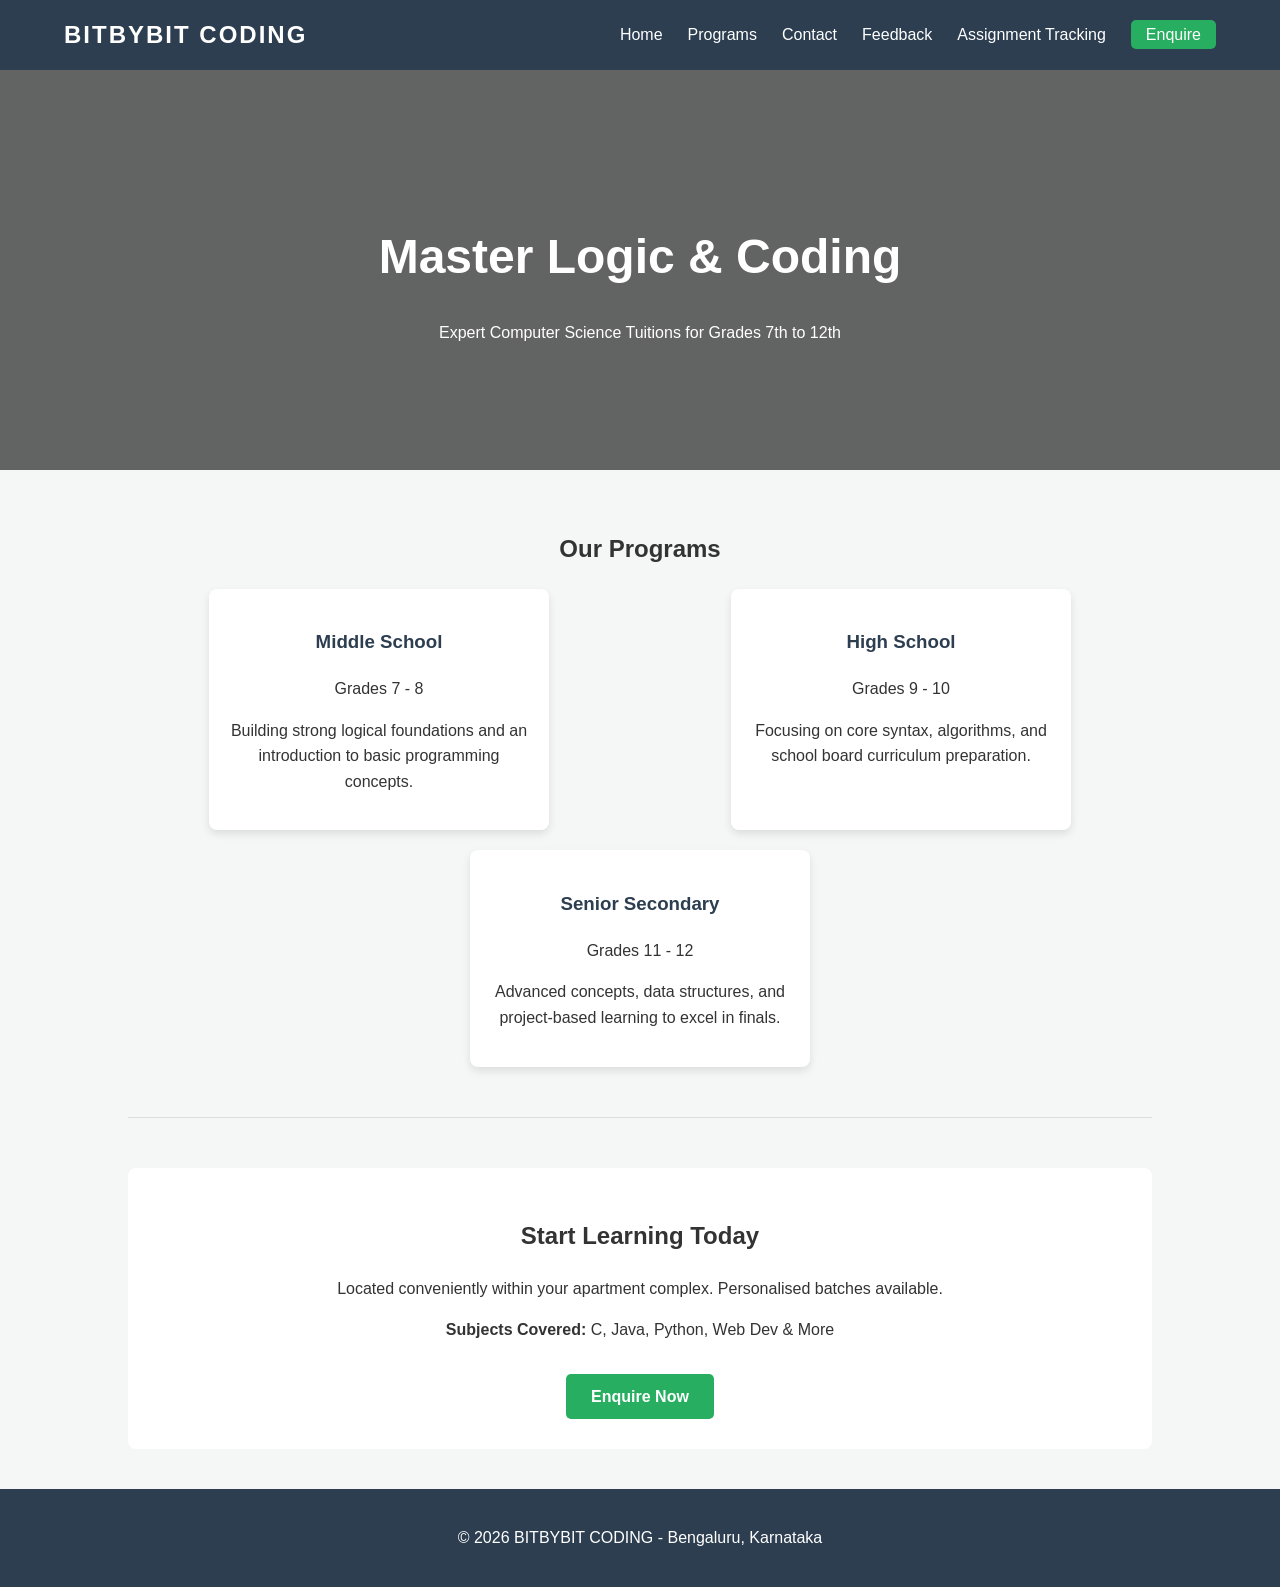
<file: index.html>
<!DOCTYPE html>
<html lang="en">
<head>
    <meta charset="UTF-8">
    <meta name="viewport" content="width=device-width, initial-scale=1.0">
    <title> BitByBit Coding | Computer Science Tuitions</title>
    <link rel="stylesheet" href="style.css">
    <link rel="stylesheet" href="../GlobalStyles.css">
</head>
<body>
    <header>
        <div class="nav-container">
            <div class="logo">BITBYBIT CODING</div>
            <nav>
                <ul class="nav-links">
                    <li><a href="#" target="_blank">Home</a></li>
                    <li><a href="#programs" target="_blank">Programs</a></li>
                    <li><a href="../Contact/contact.html" target="_blank">Contact</a></li>
                    <li><a href="../Feedback/feedback.html" target="_blank">Feedback</a></li>
                    <li><a href="../AssgnmntTrcker/assignments.html" target="_blank">Assignment Tracking</a></li>
                    <li><a href="https://wa.me/919901116718" class="nav-btn" target="_blank">Enquire</a></li>
                </ul>
            </nav>
        </div>
    </header>
    <section class="hero">
        <h1>Master Logic &amp; Coding</h1>
        <p>Expert Computer Science Tuitions for Grades 7th to 12th</p>
    </section>
    <div class="container">
        <h2 style="text-align: center;">Our Programs</h2>
        <div class="curriculum">
            <div class="card">
                <h3>Middle School</h3>
                <p>Grades 7 - 8</p>
                <p>Building strong logical foundations and an introduction to basic programming concepts.</p>
            </div>
            <div class="card">
                <h3>High School</h3>
                <p>Grades 9 - 10</p>
                <p>Focusing on core syntax, algorithms, and school board curriculum preparation.</p>
            </div>
            <div class="card">
                <h3>Senior Secondary</h3>
                <p>Grades 11 - 12</p>
                <p>Advanced concepts, data structures, and project-based learning to excel in finals.</p>
            </div>
        </div>
        <hr style="margin: 50px 0; border: 0; border-top: 1px solid #ddd;">
        <section class="contact" id="contact">
            <h2>Start Learning Today</h2>
            <p>Located conveniently within your apartment complex. Personalised batches available.</p>
            <p><strong>Subjects Covered:</strong> C, Java, Python, Web Dev &amp; More</p>
            <a href="https://wa.me/919901116718" class="btn">Enquire Now</a>
        </section>
    </div>
    <footer>
        <p>&copy; 2026 BITBYBIT CODING - Bengaluru, Karnataka</p>
    </footer>
</body>
</html>
</file>
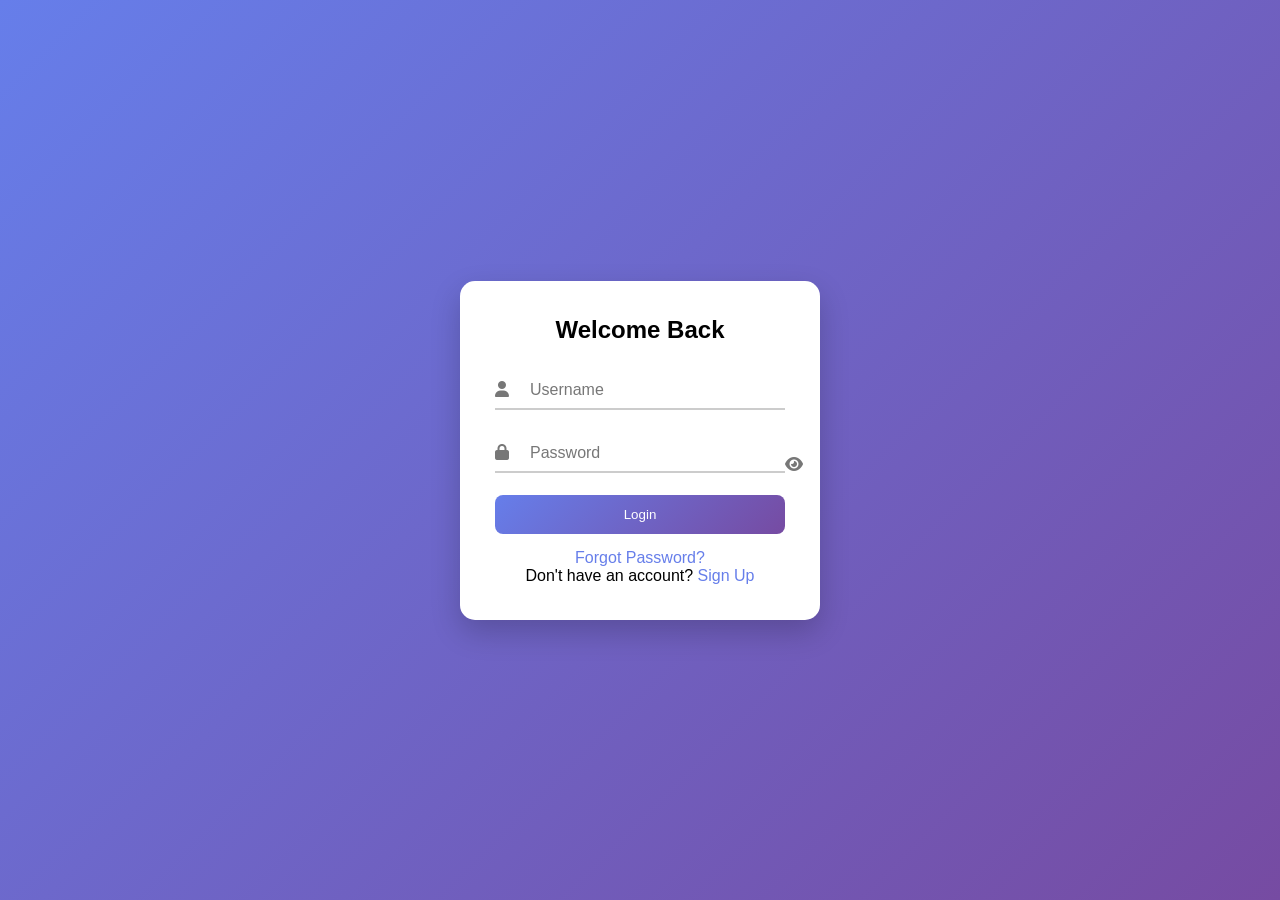
<file: Login Page/index.html>
<!DOCTYPE html>
<html lang="en">
<head>
<meta charset="UTF-8">
<meta name="viewport" content="width=device-width, initial-scale=1.0">
<title>Login</title>

<link rel="stylesheet" href="login.css">

<!-- Font Awesome for icons -->
<link rel="stylesheet" href="https://cdnjs.cloudflare.com/ajax/libs/font-awesome/6.5.0/css/all.min.css">
</head>

<body>

<div class="container">
    <h2>Welcome Back</h2>

    <form id="loginForm">
        <div class="input-box">
            <i class="fa fa-user"></i>
            <input type="text" id="username" required>
            <label>Username</label>
        </div>

        <div class="input-box password-box">
            <i class="fa fa-lock"></i>
            <input type="password" id="password" required>
            <label>Password</label>

            <span class="toggle-password" id="togglePassword">
                <i class="fa fa-eye"></i>
            </span>
        </div>

        <button type="submit" class="btn">Login</button>

        <div class="extra">
            <p id="message"></p>
            <p><a href="forgot.html">Forgot Password?</a></p>
            <p>Don't have an account? <a href="signup.html">Sign Up</a></p>
        </div>
    </form>
</div>

<script src="login.js"></script>
</body>
</html>
</file>
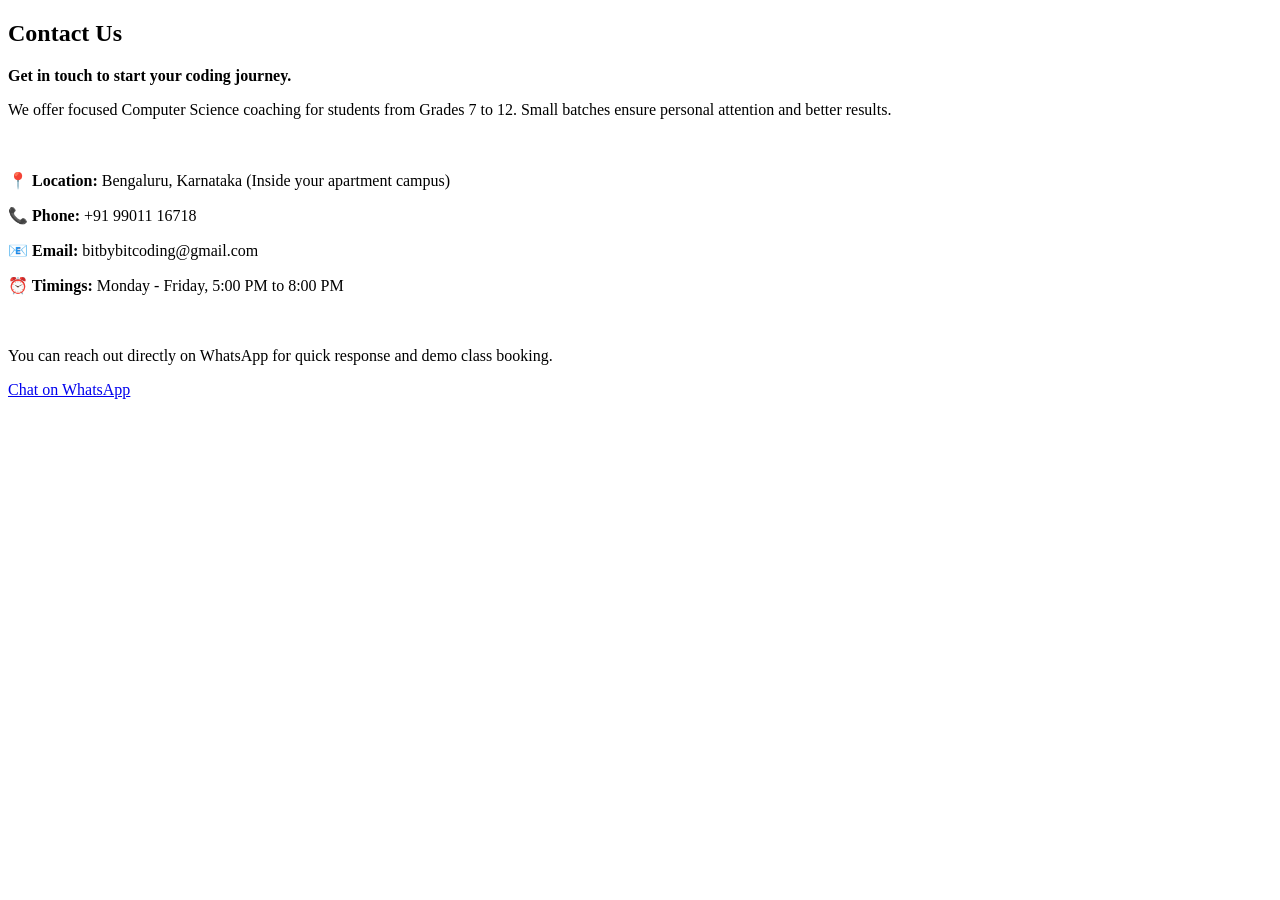
<file: Contact/contact.html>
<!DOCTYPE HTML>
<html>
  <head>
    <title> BitByBit Coding | Contact </title>
    <link rel="stylesheet" href="contact.css">
  </head>
  <body>
    <section class="contact" id="contact">
    <h2>Contact Us</h2>

    <p><strong>Get in touch to start your coding journey.</strong></p>

    <p>
        We offer focused Computer Science coaching for students from Grades 7 to 12. 
        Small batches ensure personal attention and better results.
    </p>

    <div class="contact-info">
        <p><strong>📍 Location:</strong> Bengaluru, Karnataka (Inside your apartment campus)</p>
        <p><strong>📞 Phone:</strong> +91 99011 16718</p>
        <p><strong>📧 Email:</strong> bitbybitcoding@gmail.com</p>
        <p><strong>⏰ Timings:</strong> Monday - Friday, 5:00 PM to 8:00 PM</p>
    </div>

    <p>
        You can reach out directly on WhatsApp for quick response and demo class booking.
    </p>

    <a href="https://wa.me/919901116718" class="btn">Chat on WhatsApp</a>
</section>
  </body>
</html>
</file>
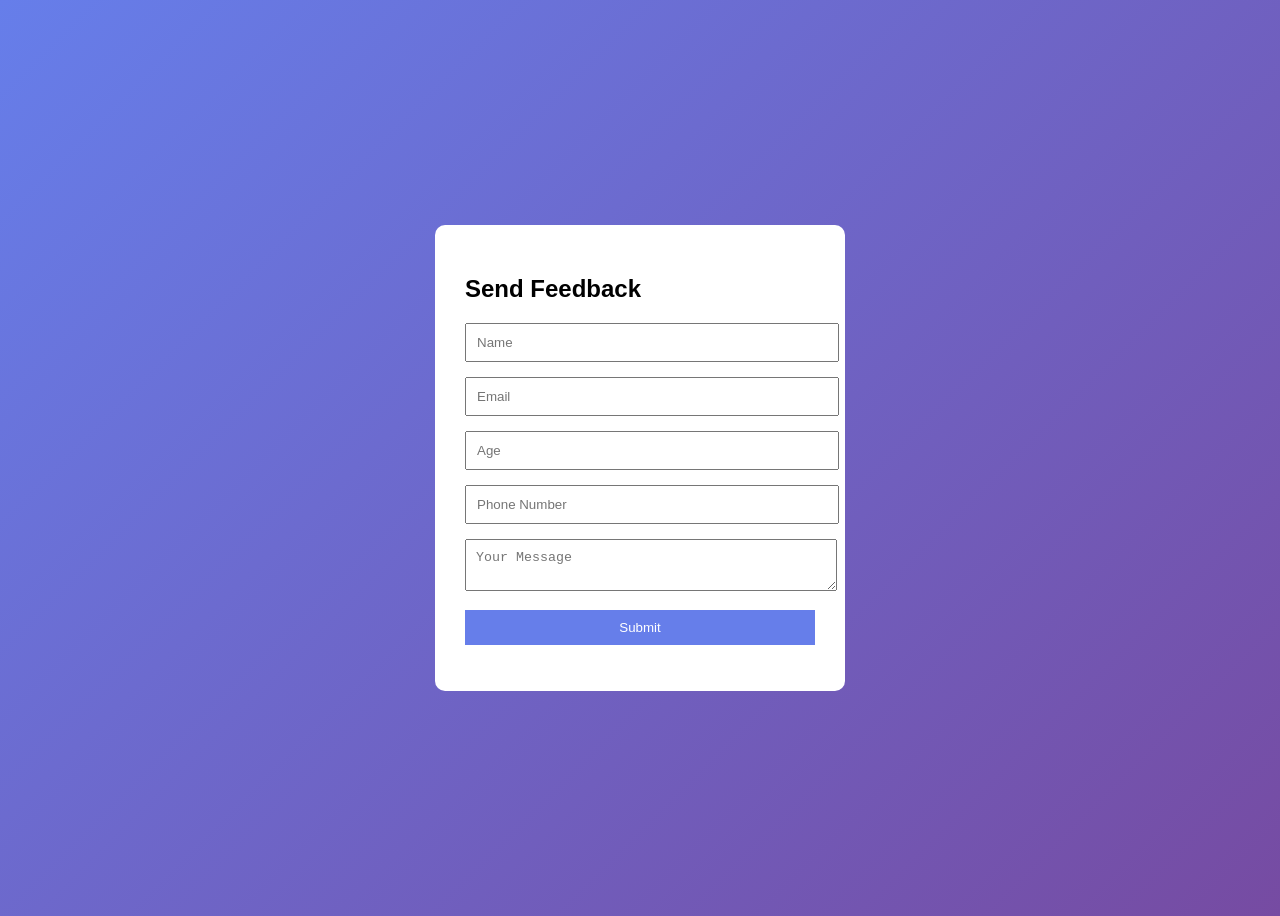
<file: Feedback/feedback.html>
<!DOCTYPE html>
<html lang="en">
<head>
    <meta charset="UTF-8">
    <meta name="viewport" content="width=device-width, initial-scale=1.0">
    <title>Feedback</title>
    <link rel="stylesheet" href="feedback.css">
</head>
<body>
<div class="container">
    <h2>Send Feedback</h2>
    <form id="feedbackForm" name="FeedbackForm" action="feedback.php" method="post">
        <input type="text" id="name" placeholder="Name" required>
        <input type="email" id="email" placeholder="Email" required>
        <input type="number" id="age" placeholder="Age" required>
        <input type="text" id="phone" placeholder="Phone Number" required>
        <textarea id="message" placeholder="Your Message" required></textarea>
        <button type="submit">Submit</button>
        <p id="response"></p>
    </form>
</div>
<script src="feedback.js"></script>
</body>
</html>
</file>
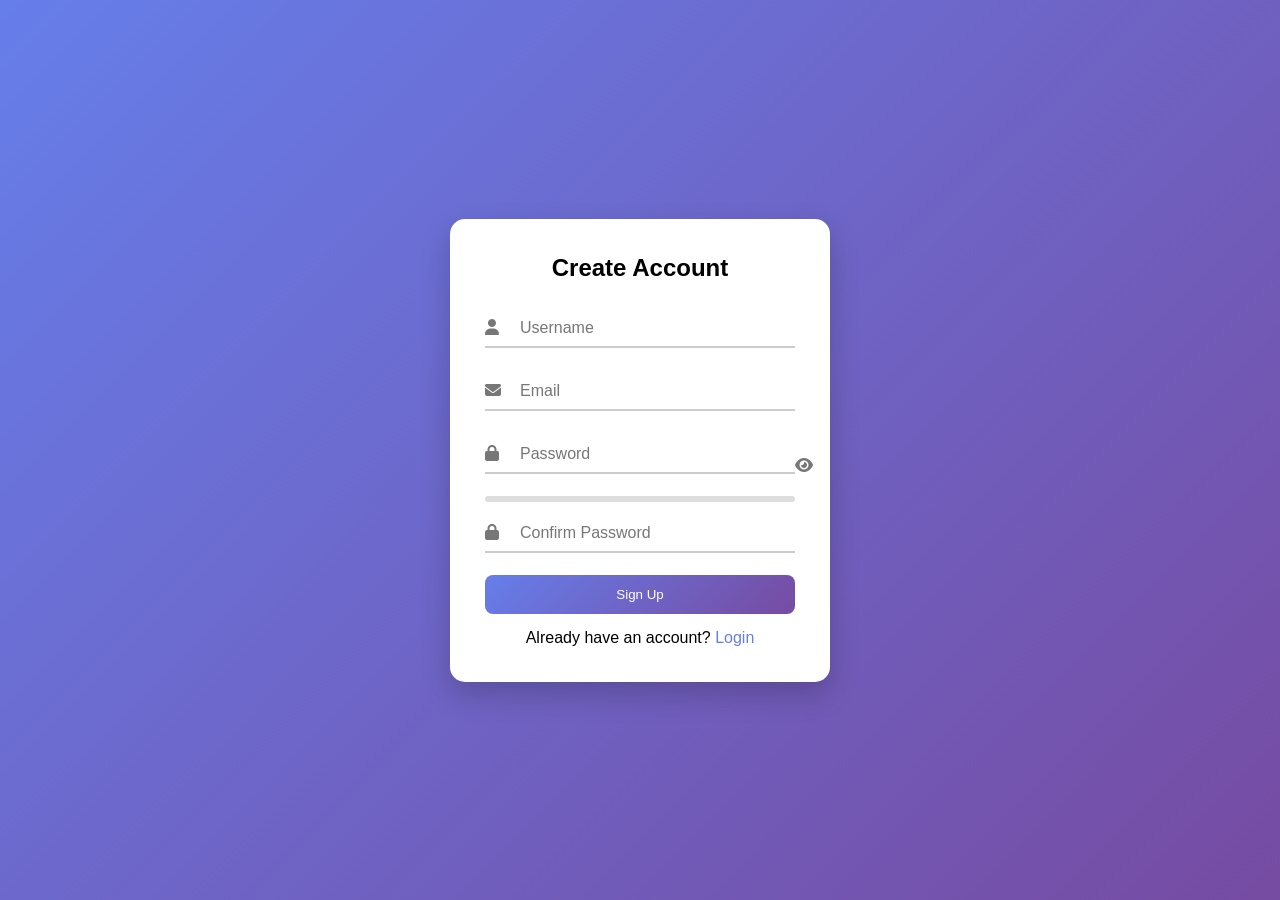
<file: Sign-Up Page/signup.html>
<!DOCTYPE html>
<html lang="en">
<head>
<meta charset="UTF-8">
<meta name="viewport" content="width=device-width, initial-scale=1.0">
<title>Sign Up</title>

<link rel="stylesheet" href="signup.css">

<!-- Icons (Font Awesome CDN) -->
<link rel="stylesheet" href="https://cdnjs.cloudflare.com/ajax/libs/font-awesome/6.5.0/css/all.min.css">
</head>

<body>

<div class="container">
    <h2>Create Account</h2>

    <form id="signupForm">
        <div class="input-box">
            <i class="fa fa-user"></i>
            <input type="text" id="username" required>
            <label>Username</label>
        </div>

        <div class="input-box">
            <i class="fa fa-envelope"></i>
            <input type="email" id="email" required>
            <label>Email</label>
        </div>

        <div class="input-box password-box">
            <i class="fa fa-lock"></i>
            <input type="password" id="password" required>
            <label>Password</label>
            <span class="toggle-password" id="togglePassword">
                <i class="fa fa-eye"></i>
            </span>
        </div>

        <!-- Strength Meter -->
        <div class="strength-container">
            <div id="strengthBar"></div>
        </div>
        <p id="strengthText"></p>

        <div class="input-box">
            <i class="fa fa-lock"></i>
            <input type="password" id="confirmPassword" required>
            <label>Confirm Password</label>
        </div>

        <button type="submit" class="btn">Sign Up</button>

        <div class="extra">
            <p id="message"></p>
            <p>Already have an account? <a href="index.html">Login</a></p>
        </div>
    </form>
</div>

<script src="signup.js"></script>
</body>
</html>
</file>
<file: style.css>
@charset "UTF-8";
/* CSS Document */

/* Hero Section */
.hero 
{
    background: linear-gradient(rgba(0,0,0,0.6), rgba(0,0,0,0.6)), url('https://images.unsplash.com/photo-1517694712202-14dd9538aa97?ixlib=rb-1.2.1&auto=format&fit=crop&w=1350&q=80');
    background-size: cover;
    background-position: center;
    height: 400px;
    color: white;
    display: flex;
    flex-direction: column;
    justify-content: center;
    align-items: center;
    text-align: center;
}

.hero h1
{
    font-size: 3rem; margin-bottom: 0.5rem; 
}

/* Content Sections */
.container 
{
    width: 80%;
    margin: auto;
    overflow: hidden;
    padding: 40px 0;
}

.curriculum 
{
    display: flex;
    justify-content: space-around;
    flex-wrap: wrap;
    gap: 20px;
}

.card 
{
    background: #fff;
    padding: 20px;
    border-radius: 8px;
    box-shadow: 0 4px 8px rgba(0,0,0,0.1);
    width: 300px;
    text-align: center;
}

.card h3 
{ 
    color: #2c3e50; 
}

/* Contact Section */
.contact 
{
    background: #fff;
    padding: 30px;
    border-radius: 8px;
    text-align: center;
}

.btn 
{
    display: inline-block;
    background: #27ae60;
    color: white;
    padding: 10px 25px;
    text-decoration: none;
    border-radius: 5px;
    font-weight: bold;
    margin-top: 15px;
}

footer 
{
    text-align: center;
    padding: 20px;
    background: #2c3e50;
    color: white;
}

.projects-container 
{
    padding: 60px 0;
    background-color: #fff;
}

.project-grid 
{
    display: grid;
    grid-template-columns: repeat(auto-fit, minmax(250px, 1fr));
    gap: 25px;
    max-width: 1100px;
    margin: 0 auto;
    padding: 0 20px;
}

.project-card 
{
    background: #f9f9f9;
    border-left: 5px solid #27ae60;
    padding: 20px;
    transition: transform 0.3s ease;
    border-radius: 4px;
}

.project-card:hover 
{
    transform: translateY(-5px);
    box-shadow: 0 10px 20px rgba(0,0,0,0.1);
}

.project-card h3 
{
    margin-top: 10px;
    color: #2c3e50;
}

.icon 
{
    font-family: 'Courier New', Courier, monospace;
    font-weight: bold;
    font-size: 24px;
    color: #27ae60;
}
</file>
<file: GlobalStyles.css>
@charset "utf-8";
/* CSS Document */

/* General Styles */
body
{
    font-family: 'Segoe UI', Tahoma, Geneva, Verdana, sans-serif;
    margin: 0;
    line-height: 1.6;
    color: #333;
    background-color: #f4f7f6;
}

.nav-container
{
    width: 90%;
    margin: auto;
    display: flex;
    justify-content: space-between;
    align-items: center;
}

/* Nav Links */
.nav-links
{
    list-style: none;
    display: flex;
    gap: 25px;
    margin: 0;
    padding: 0;
}

.nav-links li a
{
    text-decoration: none;
    color: #fff;
    font-weight: 500;
    transition: color 0.3s ease;
}

.nav-links li a:hover
{
    color: #27ae60;
}

/* Button style inside navbar */
.nav-btn
{
    background: #27ae60;
    padding: 6px 15px;
    border-radius: 5px;
    color: white !important;
}

.nav-btn:hover
{
    background: #219150;
}

/* Header & Navigation */
header 
{
    background: #2c3e50;
    color: #fff;
    padding: 1rem 0;
    text-align: center;
    position: sticky;
    top: 0;
    z-index: 1000;
}

.logo 
{
    font-size: 24px;
    font-weight: bold;
    letter-spacing: 2px;
}
</file>
<file: Login Page/login.css>
* {
    margin: 0;
    padding: 0;
    box-sizing: border-box;
    font-family: Arial, sans-serif;
}

body {
    height: 100vh;
    display: flex;
    justify-content: center;
    align-items: center;
    background: linear-gradient(135deg, #667eea, #764ba2);
}

/* Container with animation */
.container {
    width: 360px;
    background: #fff;
    padding: 35px;
    border-radius: 15px;
    box-shadow: 0 12px 30px rgba(0,0,0,0.2);
    animation: fadeIn 0.8s ease;
}

@keyframes fadeIn {
    from { opacity: 0; transform: translateY(20px); }
    to { opacity: 1; transform: translateY(0); }
}

.container h2 {
    text-align: center;
    margin-bottom: 25px;
}

/* Input box */
.input-box {
    position: relative;
    margin-bottom: 22px;
}

.input-box i {
    position: absolute;
    top: 12px;
    left: 0;
    color: #777;
}

.input-box input {
    width: 100%;
    padding: 12px 35px;
    border: none;
    border-bottom: 2px solid #ccc;
    outline: none;
    transition: 0.3s;
}

.input-box label {
    position: absolute;
    top: 12px;
    left: 35px;
    color: #777;
    transition: 0.3s;
}

.input-box input:focus,
.input-box input:valid {
    border-color: #667eea;
}

.input-box input:focus + label,
.input-box input:valid + label {
    top: -10px;
    font-size: 12px;
    color: #667eea;
}

/* Toggle icon */
.password-box .toggle-password {
    position: absolute;
    right: 0;
    top: 12px;
    cursor: pointer;
    color: #777;
}

/* Button */
.btn {
    width: 100%;
    padding: 12px;
    border: none;
    background: linear-gradient(135deg, #667eea, #764ba2);
    color: #fff;
    border-radius: 8px;
    cursor: pointer;
    transition: 0.3s;
}

.btn:hover {
    transform: scale(1.03);
}

/* Extra section */
.extra {
    text-align: center;
    margin-top: 15px;
}

.extra a {
    color: #667eea;
    text-decoration: none;
}

.extra a:hover {
    text-decoration: underline;
}

/* Message */
#message {
    margin-bottom: 10px;
    font-size: 14px;
    color: red;
}
</file>
<file: Contact/contact.css>
.contact-info
{
    margin: 20px 0;
    text-align: left;
    display: inline-block;
}
</file>
<file: Feedback/feedback.css>
body {
    font-family: Arial;
    background: linear-gradient(135deg, #667eea, #764ba2);
    display: flex;
    justify-content: center;
    align-items: center;
    height: 100vh;
}

.container {
    background: #fff;
    padding: 30px;
    width: 350px;
    border-radius: 10px;
}

input, textarea {
    width: 100%;
    margin-bottom: 15px;
    padding: 10px;
}

button {
    width: 100%;
    padding: 10px;
    background: #667eea;
    color: white;
    border: none;
    cursor: pointer;
}

#response {
    margin-top: 10px;
}
</file>
<file: Sign-Up Page/signup.css>
* {
    margin: 0;
    padding: 0;
    box-sizing: border-box;
    font-family: Arial, sans-serif;
}

body {
    height: 100vh;
    display: flex;
    justify-content: center;
    align-items: center;
    background: linear-gradient(135deg, #667eea, #764ba2);
}

/* Fade animation */
.container {
    width: 380px;
    background: #fff;
    padding: 35px;
    border-radius: 15px;
    box-shadow: 0 12px 30px rgba(0,0,0,0.2);
    animation: fadeIn 0.8s ease;
}

@keyframes fadeIn {
    from { opacity: 0; transform: translateY(20px); }
    to { opacity: 1; transform: translateY(0); }
}

.container h2 {
    text-align: center;
    margin-bottom: 25px;
}

.input-box {
    position: relative;
    margin-bottom: 22px;
}

/* Icons */
.input-box i {
    position: absolute;
    top: 12px;
    left: 0;
    color: #777;
}

.input-box input {
    width: 100%;
    padding: 12px 35px;
    border: none;
    border-bottom: 2px solid #ccc;
    outline: none;
    transition: 0.3s;
}

.input-box label {
    position: absolute;
    top: 12px;
    left: 35px;
    color: #777;
    transition: 0.3s;
}

.input-box input:focus,
.input-box input:valid {
    border-color: #667eea;
}

.input-box input:focus + label,
.input-box input:valid + label {
    top: -10px;
    font-size: 12px;
    color: #667eea;
}

/* Toggle eye icon */
.password-box .toggle-password {
    position: absolute;
    right: 0;
    top: 12px;
    cursor: pointer;
    color: #777;
}

/* Strength meter */
.strength-container {
    width: 100%;
    height: 6px;
    background: #ddd;
    border-radius: 5px;
    margin-bottom: 5px;
}

#strengthBar {
    height: 100%;
    width: 0%;
    border-radius: 5px;
    transition: 0.3s;
}

#strengthText {
    font-size: 13px;
    margin-bottom: 10px;
}

/* Button */
.btn {
    width: 100%;
    padding: 12px;
    border: none;
    background: linear-gradient(135deg, #667eea, #764ba2);
    color: #fff;
    border-radius: 8px;
    cursor: pointer;
    transition: 0.3s;
}

.btn:hover {
    transform: scale(1.03);
}

/* Extra */
.extra {
    text-align: center;
    margin-top: 15px;
}

.extra a {
    color: #667eea;
    text-decoration: none;
}

#message {
    margin-bottom: 10px;
    font-size: 14px;
}
</file>
